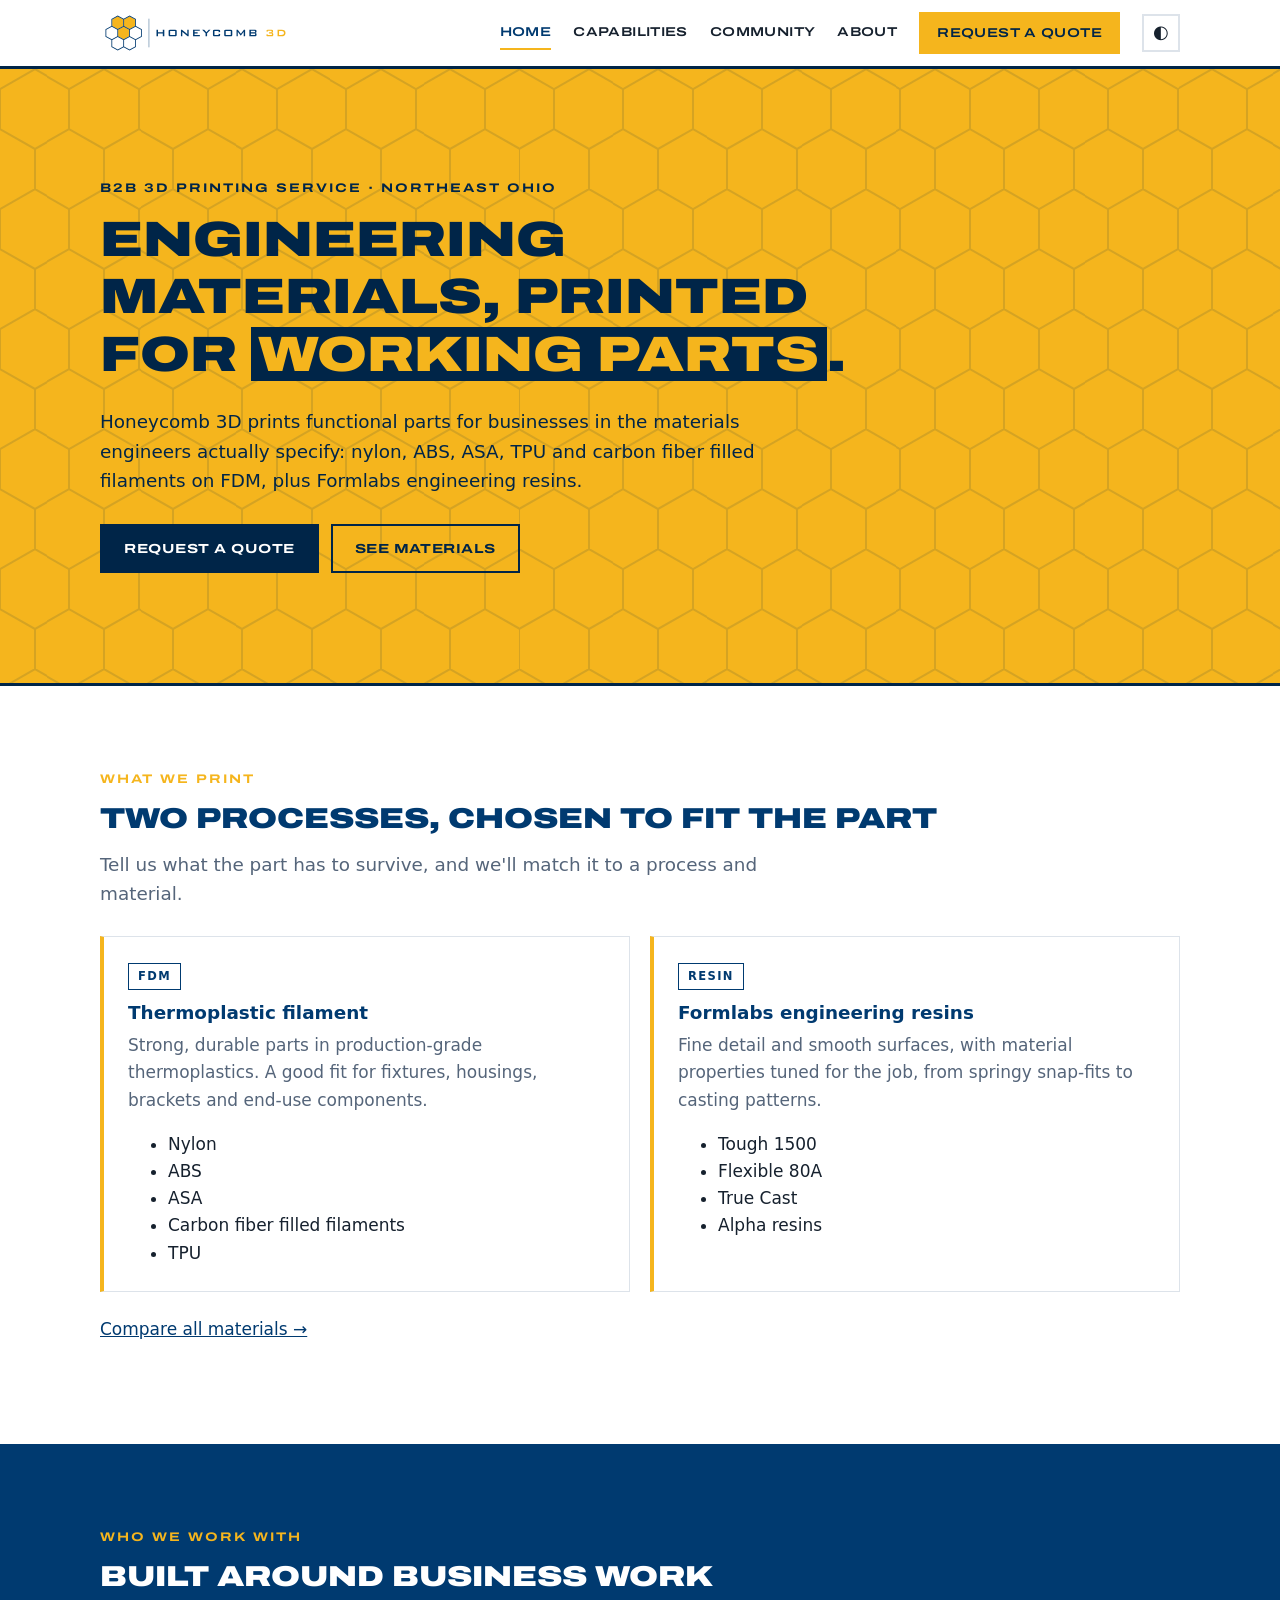
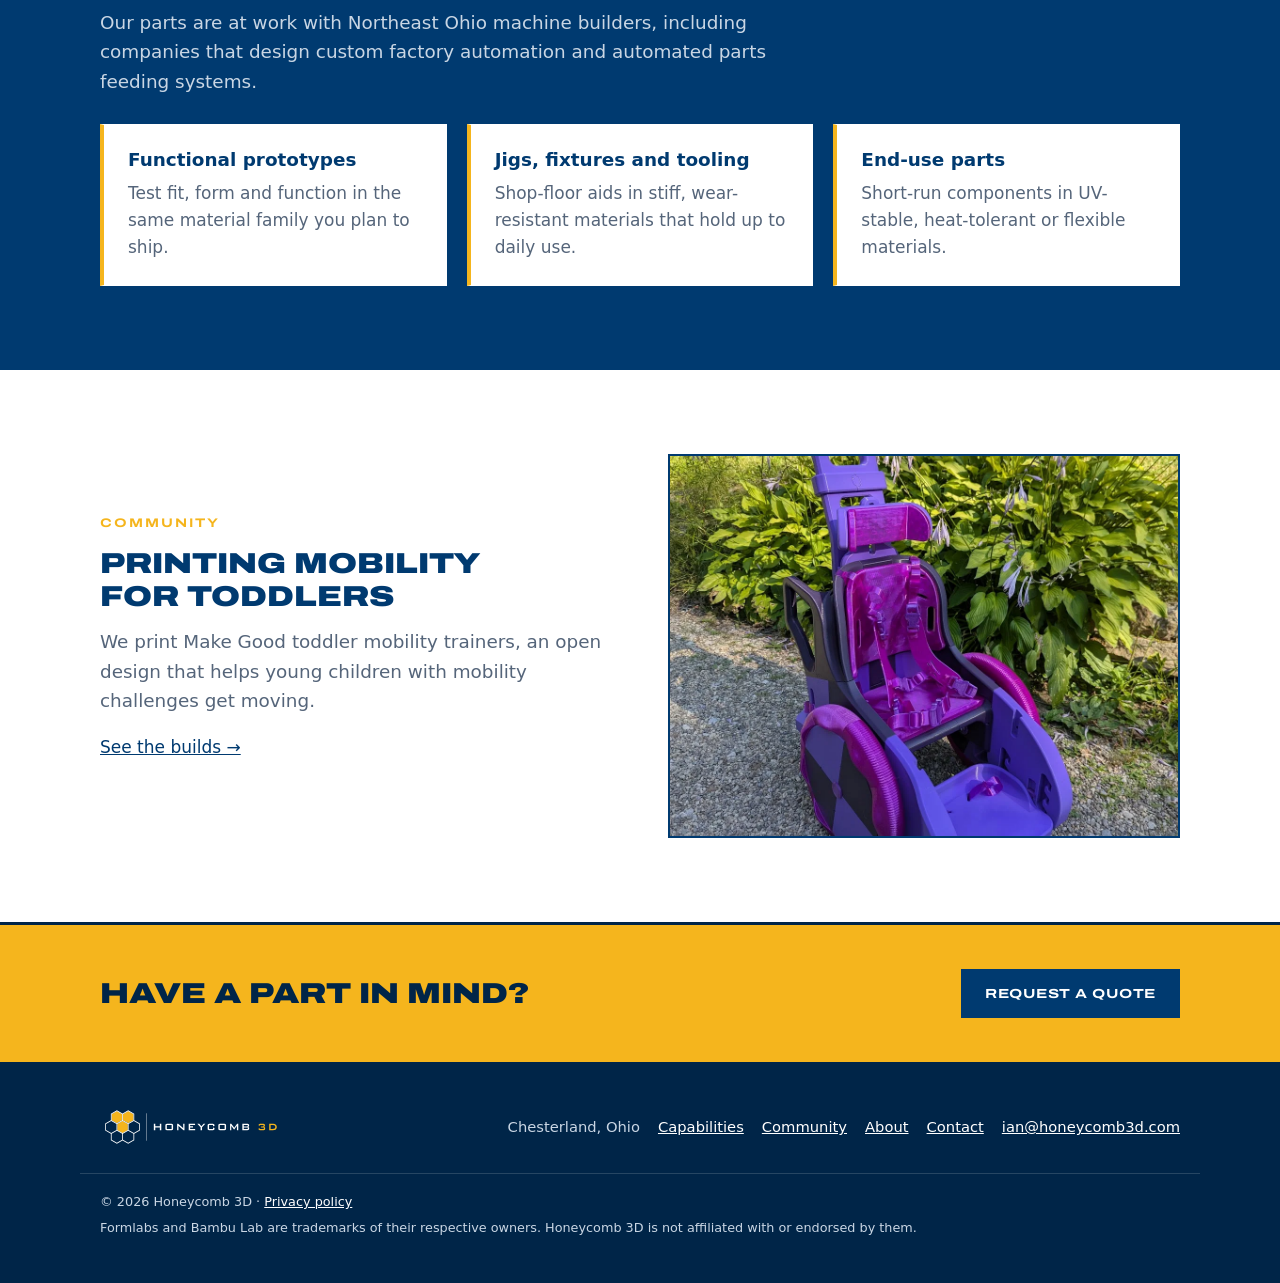
<file: index.html>
<!doctype html>
<html lang="en">
<head>
  <meta charset="utf-8">
  <meta name="viewport" content="width=device-width, initial-scale=1">
  <title>Honeycomb 3D | Engineering-Material 3D Printing for Business</title>
  <meta name="description" content="Honeycomb 3D is a B2B 3D printing service for engineering materials: nylon, ABS, ASA, TPU and carbon fiber filled filaments on FDM, plus Formlabs engineering resins.">
  <link rel="icon" href="assets/icon-full-color.svg" type="image/svg+xml">
  <link rel="stylesheet" href="styles.css">
  <script src="theme.js"></script>
</head>
<body>
  <header class="site-header">
    <div class="wrap">
      <a class="brand" href="index.html"><img class="logo-light" src="assets/horizontal-full-color.svg" alt="Honeycomb 3D"><img class="logo-dark" src="assets/horizontal-reversed-color.svg" alt="Honeycomb 3D"></a>
      <nav class="nav" aria-label="Main">
        <a href="index.html" aria-current="page">Home</a>
        <a href="capabilities.html">Capabilities</a>
        <a href="community.html">Community</a>
        <a href="about.html">About</a>
        <a class="btn btn-gold" href="contact.html">Request a quote</a>
        <button class="theme-toggle" type="button" aria-label="Switch between light and dark mode" title="Light / dark mode">&#9680;</button>
      </nav>
    </div>
  </header>

  <main>
    <section class="hero">
      <div class="wrap">
        <p class="eyebrow">B2B 3D printing service &middot; Northeast Ohio</p>
        <h1>Engineering materials, printed for <span>working parts</span>.</h1>
        <p class="lede">Honeycomb 3D prints functional parts for businesses in the materials engineers actually specify: nylon, ABS, ASA, TPU and carbon fiber filled filaments on FDM, plus Formlabs engineering resins.</p>
        <div class="hero-actions">
          <a class="btn btn-gold" href="contact.html">Request a quote</a>
          <a class="btn btn-ghost" href="capabilities.html">See materials</a>
        </div>
      </div>
    </section>

    <section>
      <div class="wrap">
        <p class="eyebrow">What we print</p>
        <h2>Two processes, chosen to fit the part</h2>
        <p class="lede">Tell us what the part has to survive, and we'll match it to a process and material.</p>
        <div class="grid grid-2" style="margin-top:28px">
          <div class="card">
            <span class="tag">FDM</span>
            <h3>Thermoplastic filament</h3>
            <p>Strong, durable parts in production-grade thermoplastics. A good fit for fixtures, housings, brackets and end-use components.</p>
            <ul>
              <li>Nylon</li>
              <li>ABS</li>
              <li>ASA</li>
              <li>Carbon fiber filled filaments</li>
              <li>TPU</li>
            </ul>
          </div>
          <div class="card">
            <span class="tag">Resin</span>
            <h3>Formlabs engineering resins</h3>
            <p>Fine detail and smooth surfaces, with material properties tuned for the job, from springy snap-fits to casting patterns.</p>
            <ul>
              <li>Tough 1500</li>
              <li>Flexible 80A</li>
              <li>True Cast</li>
              <li>Alpha resins</li>
            </ul>
          </div>
        </div>
        <p style="margin-top:24px"><a href="capabilities.html">Compare all materials &rarr;</a></p>
      </div>
    </section>

    <section class="wash">
      <div class="wrap">
        <p class="eyebrow">Who we work with</p>
        <h2>Built around business work</h2>
        <p class="lede">Our parts are at work with Northeast Ohio machine builders, including companies that design custom factory automation and automated parts feeding systems.</p>
        <div class="grid grid-3" style="margin-top:28px">
          <div class="card">
            <h3>Functional prototypes</h3>
            <p>Test fit, form and function in the same material family you plan to ship.</p>
          </div>
          <div class="card">
            <h3>Jigs, fixtures and tooling</h3>
            <p>Shop-floor aids in stiff, wear-resistant materials that hold up to daily use.</p>
          </div>
          <div class="card">
            <h3>End-use parts</h3>
            <p>Short-run components in UV-stable, heat-tolerant or flexible materials.</p>
          </div>
        </div>
      </div>
    </section>

    <section>
      <div class="wrap split">
        <div>
          <p class="eyebrow">Community</p>
          <h2>Printing mobility for toddlers</h2>
          <p class="lede">We print Make Good toddler mobility trainers, an open design that helps young children with mobility challenges get moving.</p>
          <p><a href="community.html">See the builds &rarr;</a></p>
        </div>
        <img src="assets/mobility-trainer-purple.webp" alt="A purple and magenta 3D printed toddler mobility trainer on a gravel path" style="border-radius:4px; aspect-ratio:4/3; object-fit:cover; width:100%">
      </div>
    </section>

    <div class="cta-band">
      <div class="wrap">
        <h2>Have a part in mind?</h2>
        <a class="btn btn-navy" href="contact.html">Request a quote</a>
      </div>
    </div>
  </main>

  <footer class="site-footer">
    <div class="wrap">
      <img src="assets/horizontal-reversed-color.svg" alt="Honeycomb 3D">
      <nav aria-label="Footer">
        <span>Chesterland, Ohio</span>
        <a href="capabilities.html">Capabilities</a>
        <a href="community.html">Community</a>
        <a href="about.html">About</a>
        <a href="contact.html">Contact</a>
        <a href="mailto:ian@honeycomb3d.com">ian@honeycomb3d.com</a>
      </nav>
    </div>
    <div class="wrap legal">
      <p>&copy; 2026 Honeycomb 3D &middot; <a href="privacy.html">Privacy policy</a></p>
      <p>Formlabs and Bambu Lab are trademarks of their respective owners. Honeycomb 3D is not affiliated with or endorsed by them.</p>
    </div>
  </footer>
</body>
</html>
</file>
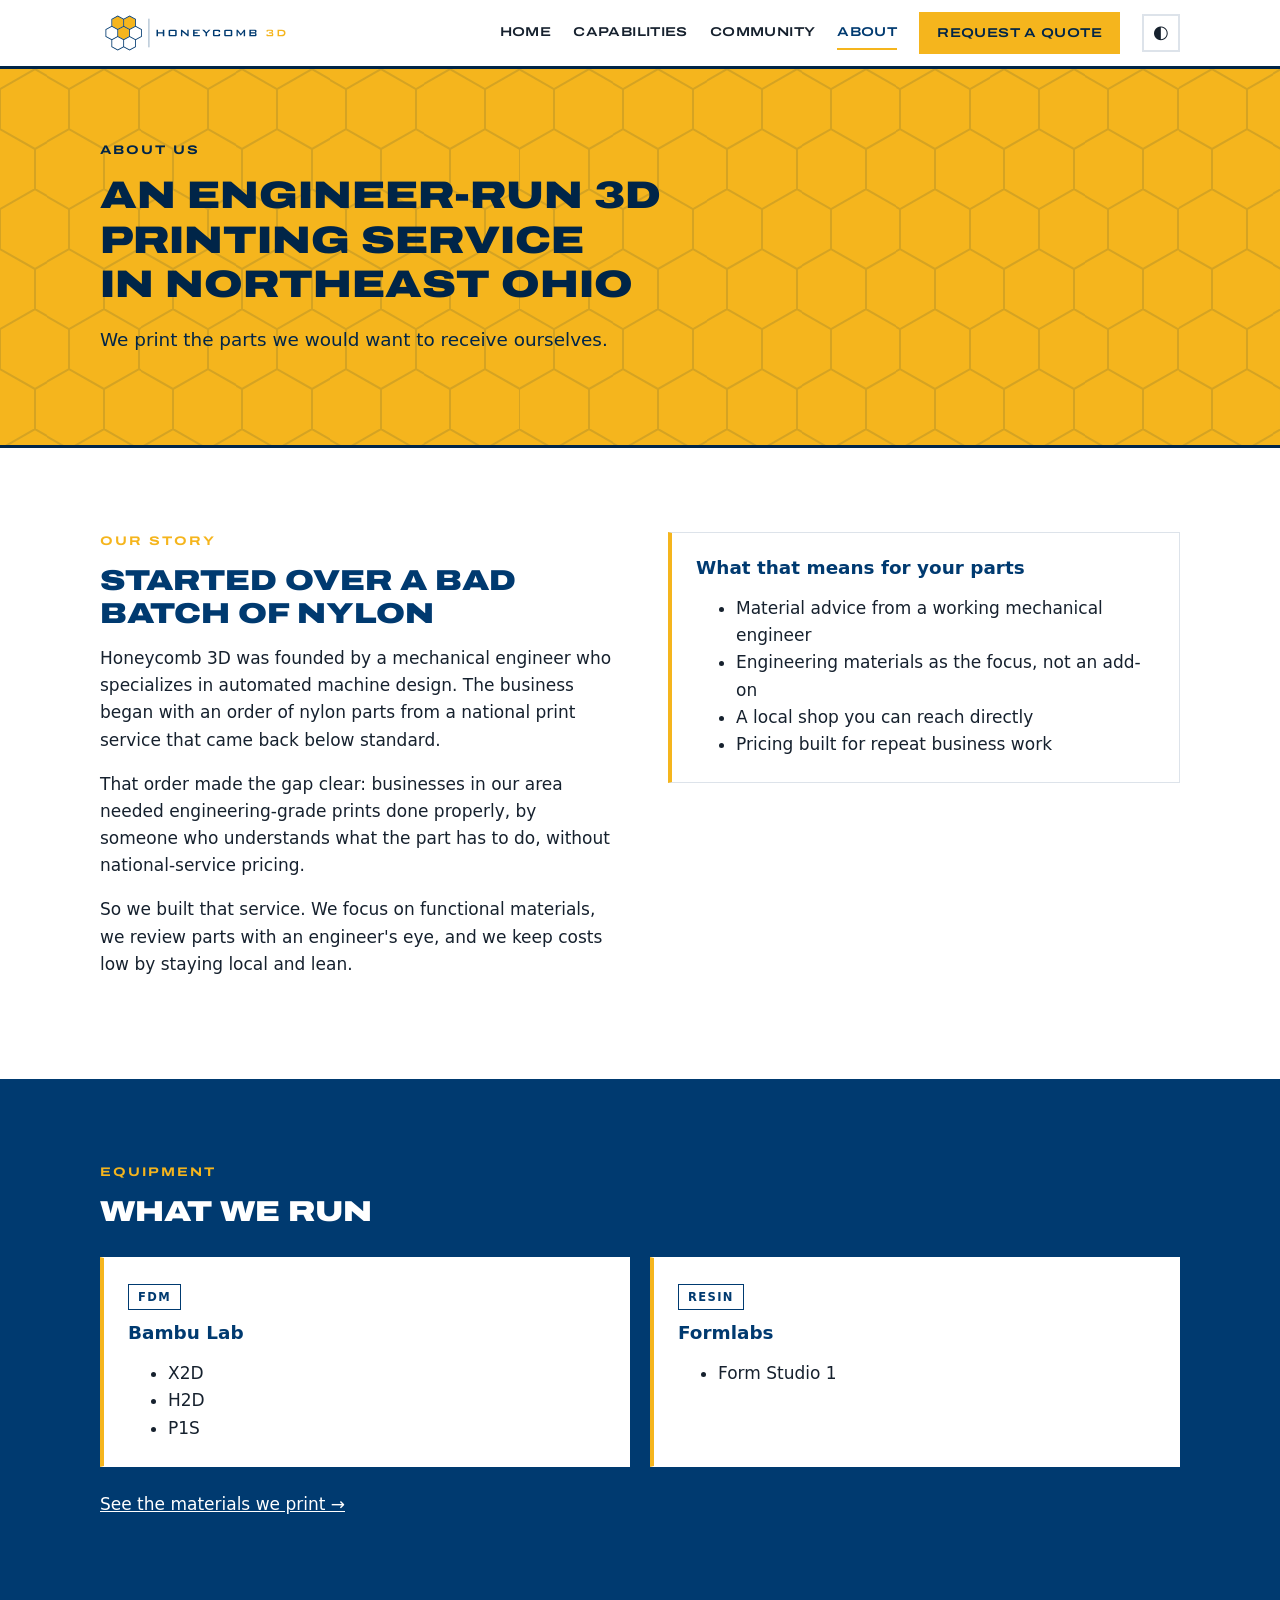
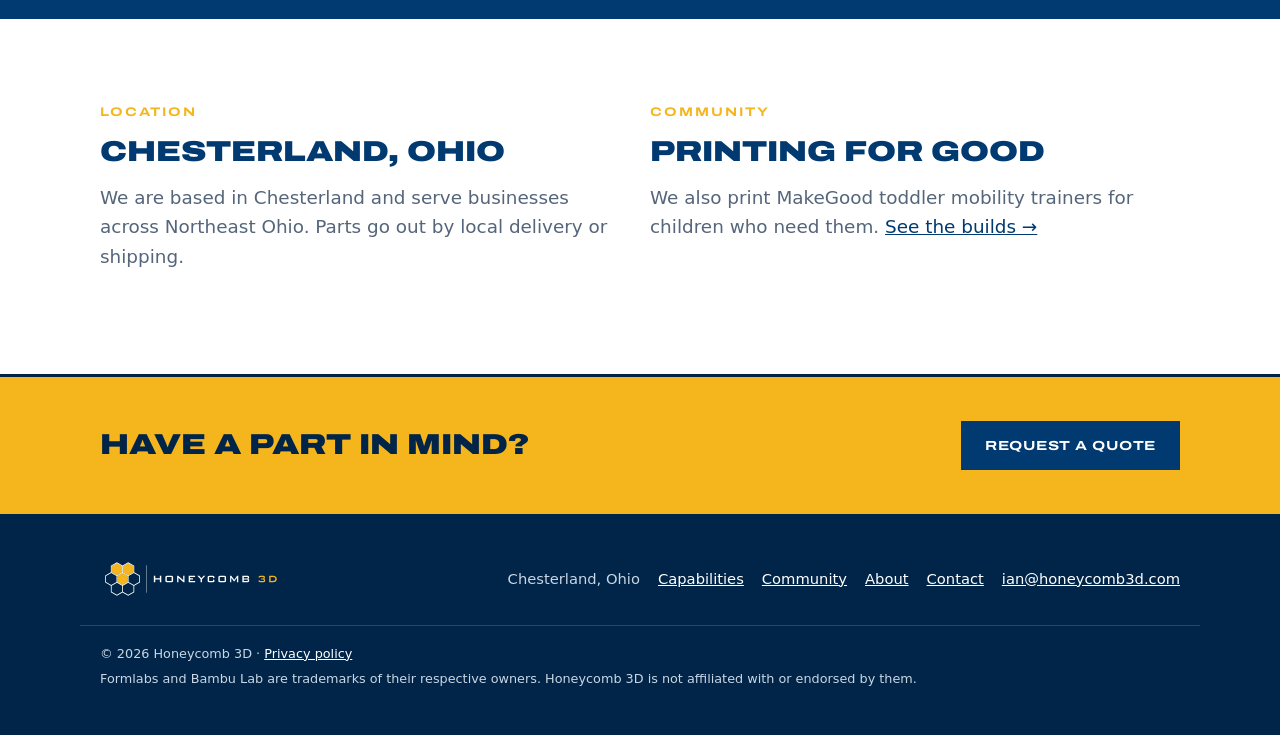
<file: about.html>
<!doctype html>
<html lang="en">
<head>
  <meta charset="utf-8">
  <meta name="viewport" content="width=device-width, initial-scale=1">
  <title>About | Honeycomb 3D</title>
  <meta name="description" content="Honeycomb 3D is an engineer-run 3D printing service in Chesterland, Northeast Ohio, printing engineering materials for businesses with local delivery or shipping.">
  <link rel="icon" href="assets/icon-full-color.svg" type="image/svg+xml">
  <link rel="stylesheet" href="styles.css">
  <script src="theme.js"></script>
</head>
<body>
  <header class="site-header">
    <div class="wrap">
      <a class="brand" href="index.html"><img class="logo-light" src="assets/horizontal-full-color.svg" alt="Honeycomb 3D"><img class="logo-dark" src="assets/horizontal-reversed-color.svg" alt="Honeycomb 3D"></a>
      <nav class="nav" aria-label="Main">
        <a href="index.html">Home</a>
        <a href="capabilities.html">Capabilities</a>
        <a href="community.html">Community</a>
        <a href="about.html" aria-current="page">About</a>
        <a class="btn btn-gold" href="contact.html">Request a quote</a>
        <button class="theme-toggle" type="button" aria-label="Switch between light and dark mode" title="Light / dark mode">&#9680;</button>
      </nav>
    </div>
  </header>

  <main>
    <section class="hero page-hero">
      <div class="wrap">
        <p class="eyebrow">About us</p>
        <h1>An engineer-run 3D printing service in Northeast Ohio</h1>
        <p class="lede">We print the parts we would want to receive ourselves.</p>
      </div>
    </section>

    <section>
      <div class="wrap split" style="align-items:start">
        <div>
          <p class="eyebrow">Our story</p>
          <h2>Started over a bad batch of nylon</h2>
          <p>Honeycomb 3D was founded by a mechanical engineer who specializes in automated machine design. The business began with an order of nylon parts from a national print service that came back below standard.</p>
          <p>That order made the gap clear: businesses in our area needed engineering-grade prints done properly, by someone who understands what the part has to do, without national-service pricing.</p>
          <p>So we built that service. We focus on functional materials, we review parts with an engineer's eye, and we keep costs low by staying local and lean.</p>
        </div>
        <div class="card">
          <h3>What that means for your parts</h3>
          <ul>
            <li>Material advice from a working mechanical engineer</li>
            <li>Engineering materials as the focus, not an add-on</li>
            <li>A local shop you can reach directly</li>
            <li>Pricing built for repeat business work</li>
          </ul>
        </div>
      </div>
    </section>

    <section class="wash">
      <div class="wrap">
        <p class="eyebrow">Equipment</p>
        <h2>What we run</h2>
        <div class="grid grid-2" style="margin-top:28px">
          <div class="card">
            <span class="tag">FDM</span>
            <h3>Bambu Lab</h3>
            <ul>
              <li>X2D</li>
              <li>H2D</li>
              <li>P1S</li>
            </ul>
          </div>
          <div class="card">
            <span class="tag">Resin</span>
            <h3>Formlabs</h3>
            <ul>
              <li>Form Studio 1</li>
            </ul>
          </div>
        </div>
        <p style="margin-top:24px"><a href="capabilities.html">See the materials we print &rarr;</a></p>
      </div>
    </section>

    <section>
      <div class="wrap grid grid-2">
        <div>
          <p class="eyebrow">Location</p>
          <h2>Chesterland, Ohio</h2>
          <p class="lede">We are based in Chesterland and serve businesses across Northeast Ohio. Parts go out by local delivery or shipping.</p>
        </div>
        <div>
          <p class="eyebrow">Community</p>
          <h2>Printing for good</h2>
          <p class="lede">We also print MakeGood toddler mobility trainers for children who need them. <a href="community.html">See the builds &rarr;</a></p>
        </div>
      </div>
    </section>

    <div class="cta-band">
      <div class="wrap">
        <h2>Have a part in mind?</h2>
        <a class="btn btn-navy" href="contact.html">Request a quote</a>
      </div>
    </div>
  </main>

  <footer class="site-footer">
    <div class="wrap">
      <img src="assets/horizontal-reversed-color.svg" alt="Honeycomb 3D">
      <nav aria-label="Footer">
        <span>Chesterland, Ohio</span>
        <a href="capabilities.html">Capabilities</a>
        <a href="community.html">Community</a>
        <a href="about.html">About</a>
        <a href="contact.html">Contact</a>
        <a href="mailto:ian@honeycomb3d.com">ian@honeycomb3d.com</a>
      </nav>
    </div>
    <div class="wrap legal">
      <p>&copy; 2026 Honeycomb 3D &middot; <a href="privacy.html">Privacy policy</a></p>
      <p>Formlabs and Bambu Lab are trademarks of their respective owners. Honeycomb 3D is not affiliated with or endorsed by them.</p>
    </div>
  </footer>
</body>
</html>
</file>
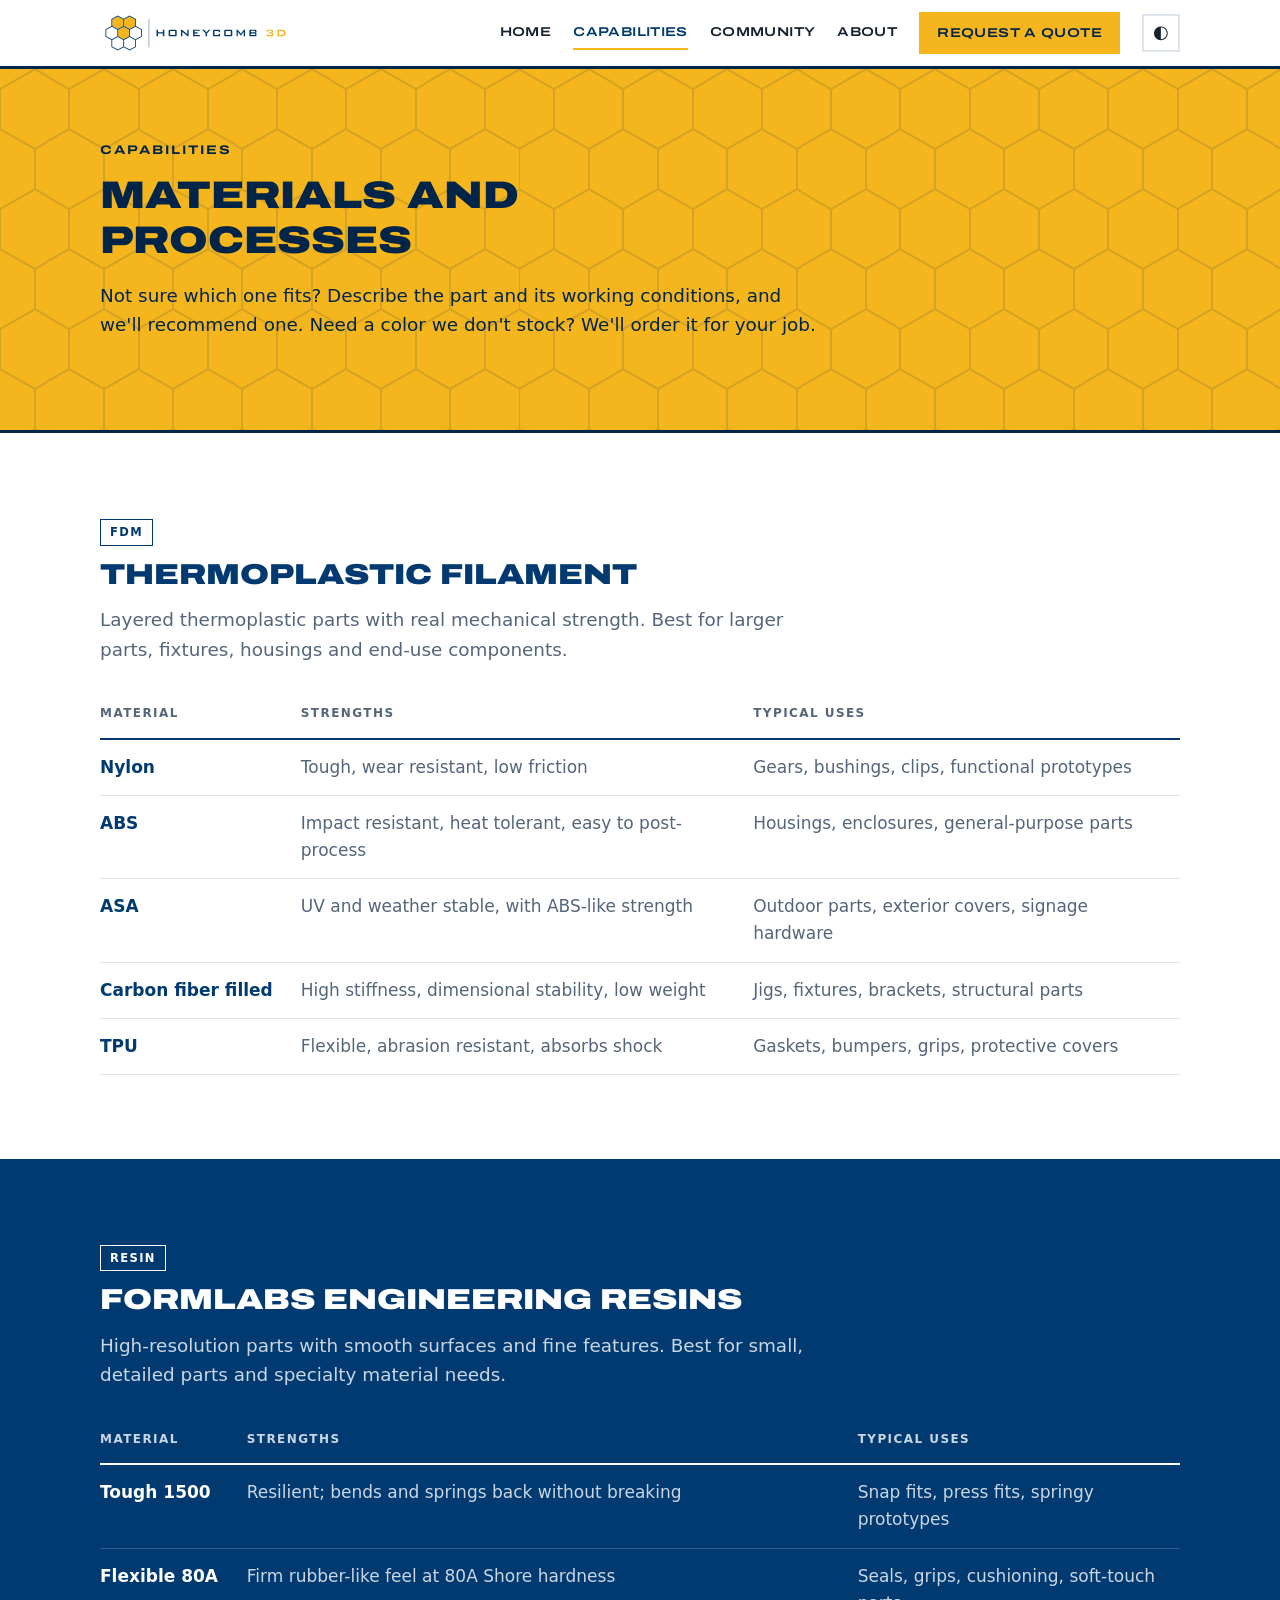
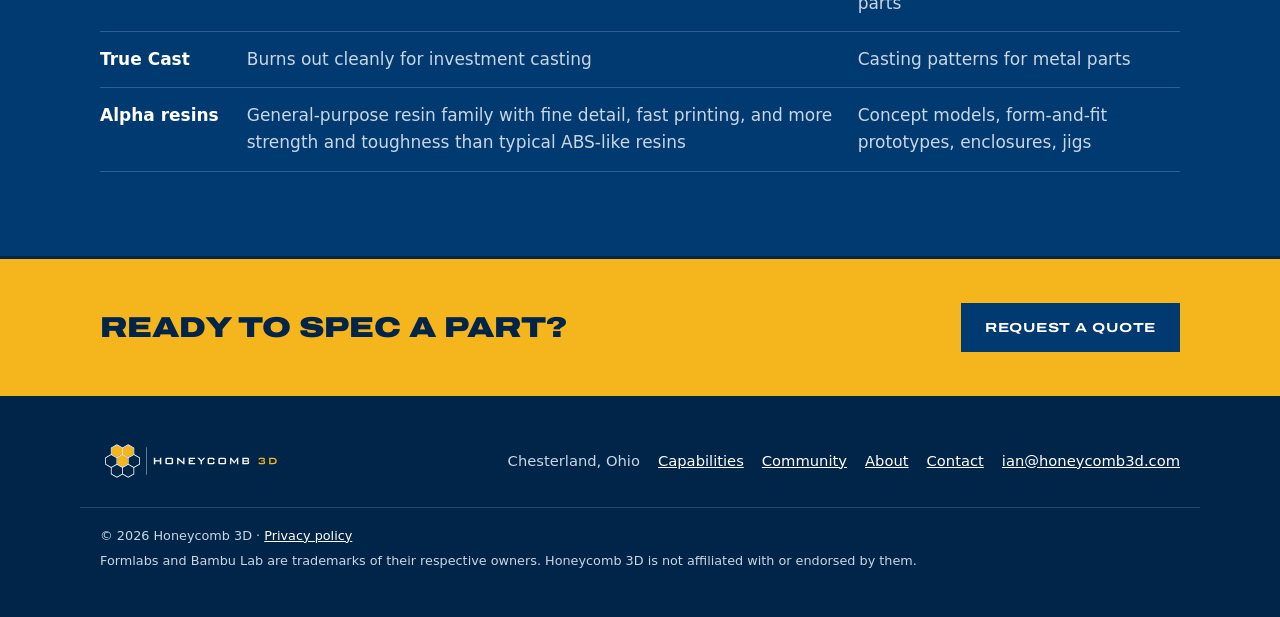
<file: capabilities.html>
<!doctype html>
<html lang="en">
<head>
  <meta charset="utf-8">
  <meta name="viewport" content="width=device-width, initial-scale=1">
  <title>Capabilities | Honeycomb 3D</title>
  <meta name="description" content="FDM printing in nylon, ABS, ASA, carbon fiber filled filaments and TPU. Resin printing in Formlabs Tough 1500, Flexible 80A, True Cast and Alpha resins.">
  <link rel="icon" href="assets/icon-full-color.svg" type="image/svg+xml">
  <link rel="stylesheet" href="styles.css">
  <script src="theme.js"></script>
</head>
<body>
  <header class="site-header">
    <div class="wrap">
      <a class="brand" href="index.html"><img class="logo-light" src="assets/horizontal-full-color.svg" alt="Honeycomb 3D"><img class="logo-dark" src="assets/horizontal-reversed-color.svg" alt="Honeycomb 3D"></a>
      <nav class="nav" aria-label="Main">
        <a href="index.html">Home</a>
        <a href="capabilities.html" aria-current="page">Capabilities</a>
        <a href="community.html">Community</a>
        <a href="about.html">About</a>
        <a class="btn btn-gold" href="contact.html">Request a quote</a>
        <button class="theme-toggle" type="button" aria-label="Switch between light and dark mode" title="Light / dark mode">&#9680;</button>
      </nav>
    </div>
  </header>

  <main>
    <section class="hero page-hero">
      <div class="wrap">
        <p class="eyebrow">Capabilities</p>
        <h1>Materials and processes</h1>
        <p class="lede">Not sure which one fits? Describe the part and its working conditions, and we'll recommend one. Need a color we don't stock? We'll order it for your job.</p>
      </div>
    </section>

    <section>
      <div class="wrap">
        <span class="tag">FDM</span>
        <h2>Thermoplastic filament</h2>
        <p class="lede">Layered thermoplastic parts with real mechanical strength. Best for larger parts, fixtures, housings and end-use components.</p>
        <div class="table-scroll">
          <table class="materials">
            <thead>
              <tr><th>Material</th><th>Strengths</th><th>Typical uses</th></tr>
            </thead>
            <tbody>
              <tr><th>Nylon</th><td>Tough, wear resistant, low friction</td><td>Gears, bushings, clips, functional prototypes</td></tr>
              <tr><th>ABS</th><td>Impact resistant, heat tolerant, easy to post-process</td><td>Housings, enclosures, general-purpose parts</td></tr>
              <tr><th>ASA</th><td>UV and weather stable, with ABS-like strength</td><td>Outdoor parts, exterior covers, signage hardware</td></tr>
              <tr><th>Carbon fiber filled</th><td>High stiffness, dimensional stability, low weight</td><td>Jigs, fixtures, brackets, structural parts</td></tr>
              <tr><th>TPU</th><td>Flexible, abrasion resistant, absorbs shock</td><td>Gaskets, bumpers, grips, protective covers</td></tr>
            </tbody>
          </table>
        </div>
      </div>
    </section>

    <section class="wash">
      <div class="wrap">
        <span class="tag">Resin</span>
        <h2>Formlabs engineering resins</h2>
        <p class="lede">High-resolution parts with smooth surfaces and fine features. Best for small, detailed parts and specialty material needs.</p>
        <div class="table-scroll">
          <table class="materials">
            <thead>
              <tr><th>Material</th><th>Strengths</th><th>Typical uses</th></tr>
            </thead>
            <tbody>
              <tr><th>Tough 1500</th><td>Resilient; bends and springs back without breaking</td><td>Snap fits, press fits, springy prototypes</td></tr>
              <tr><th>Flexible 80A</th><td>Firm rubber-like feel at 80A Shore hardness</td><td>Seals, grips, cushioning, soft-touch parts</td></tr>
              <tr><th>True Cast</th><td>Burns out cleanly for investment casting</td><td>Casting patterns for metal parts</td></tr>
              <tr><th>Alpha resins</th><td>General-purpose resin family with fine detail, fast printing, and more strength and toughness than typical ABS-like resins</td><td>Concept models, form-and-fit prototypes, enclosures, jigs</td></tr>
            </tbody>
          </table>
        </div>
      </div>
    </section>

    <div class="cta-band">
      <div class="wrap">
        <h2>Ready to spec a part?</h2>
        <a class="btn btn-navy" href="contact.html">Request a quote</a>
      </div>
    </div>
  </main>

  <footer class="site-footer">
    <div class="wrap">
      <img src="assets/horizontal-reversed-color.svg" alt="Honeycomb 3D">
      <nav aria-label="Footer">
        <span>Chesterland, Ohio</span>
        <a href="capabilities.html">Capabilities</a>
        <a href="community.html">Community</a>
        <a href="about.html">About</a>
        <a href="contact.html">Contact</a>
        <a href="mailto:ian@honeycomb3d.com">ian@honeycomb3d.com</a>
      </nav>
    </div>
    <div class="wrap legal">
      <p>&copy; 2026 Honeycomb 3D &middot; <a href="privacy.html">Privacy policy</a></p>
      <p>Formlabs and Bambu Lab are trademarks of their respective owners. Honeycomb 3D is not affiliated with or endorsed by them.</p>
    </div>
  </footer>
</body>
</html>
</file>
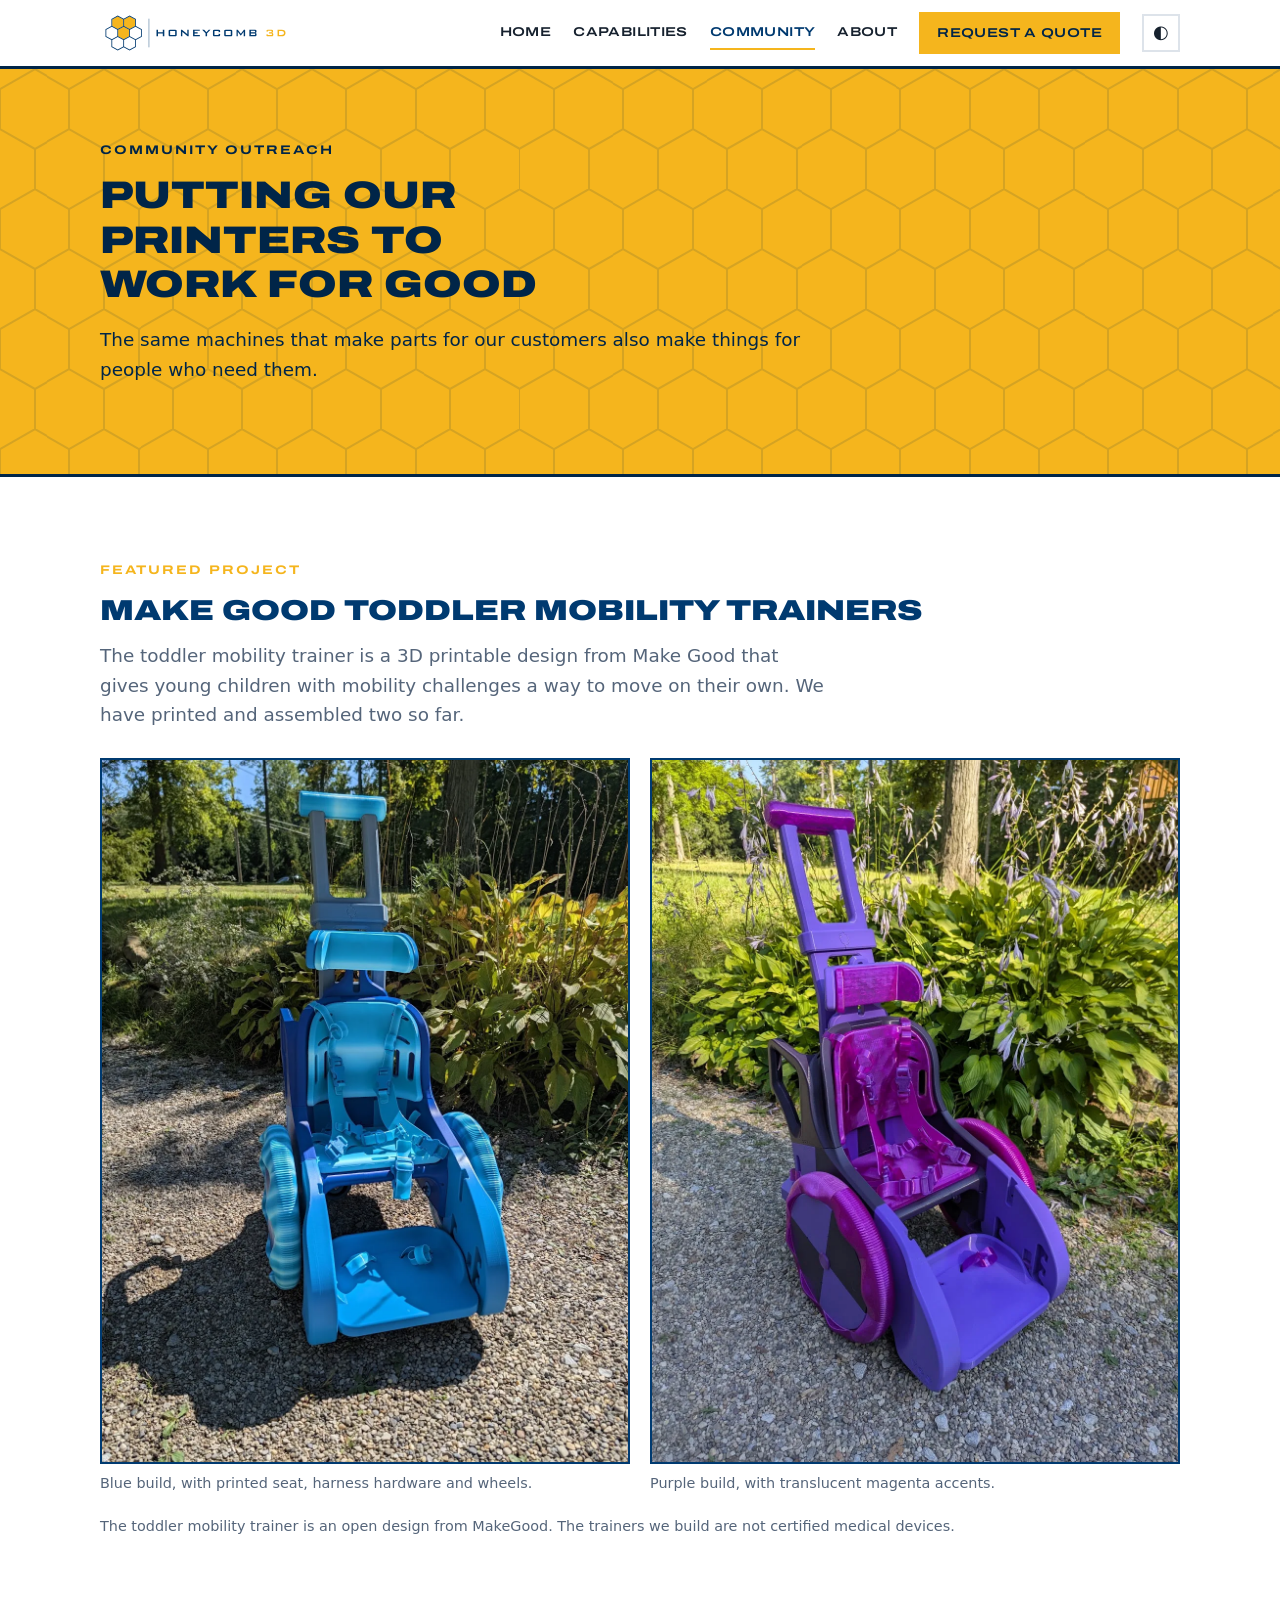
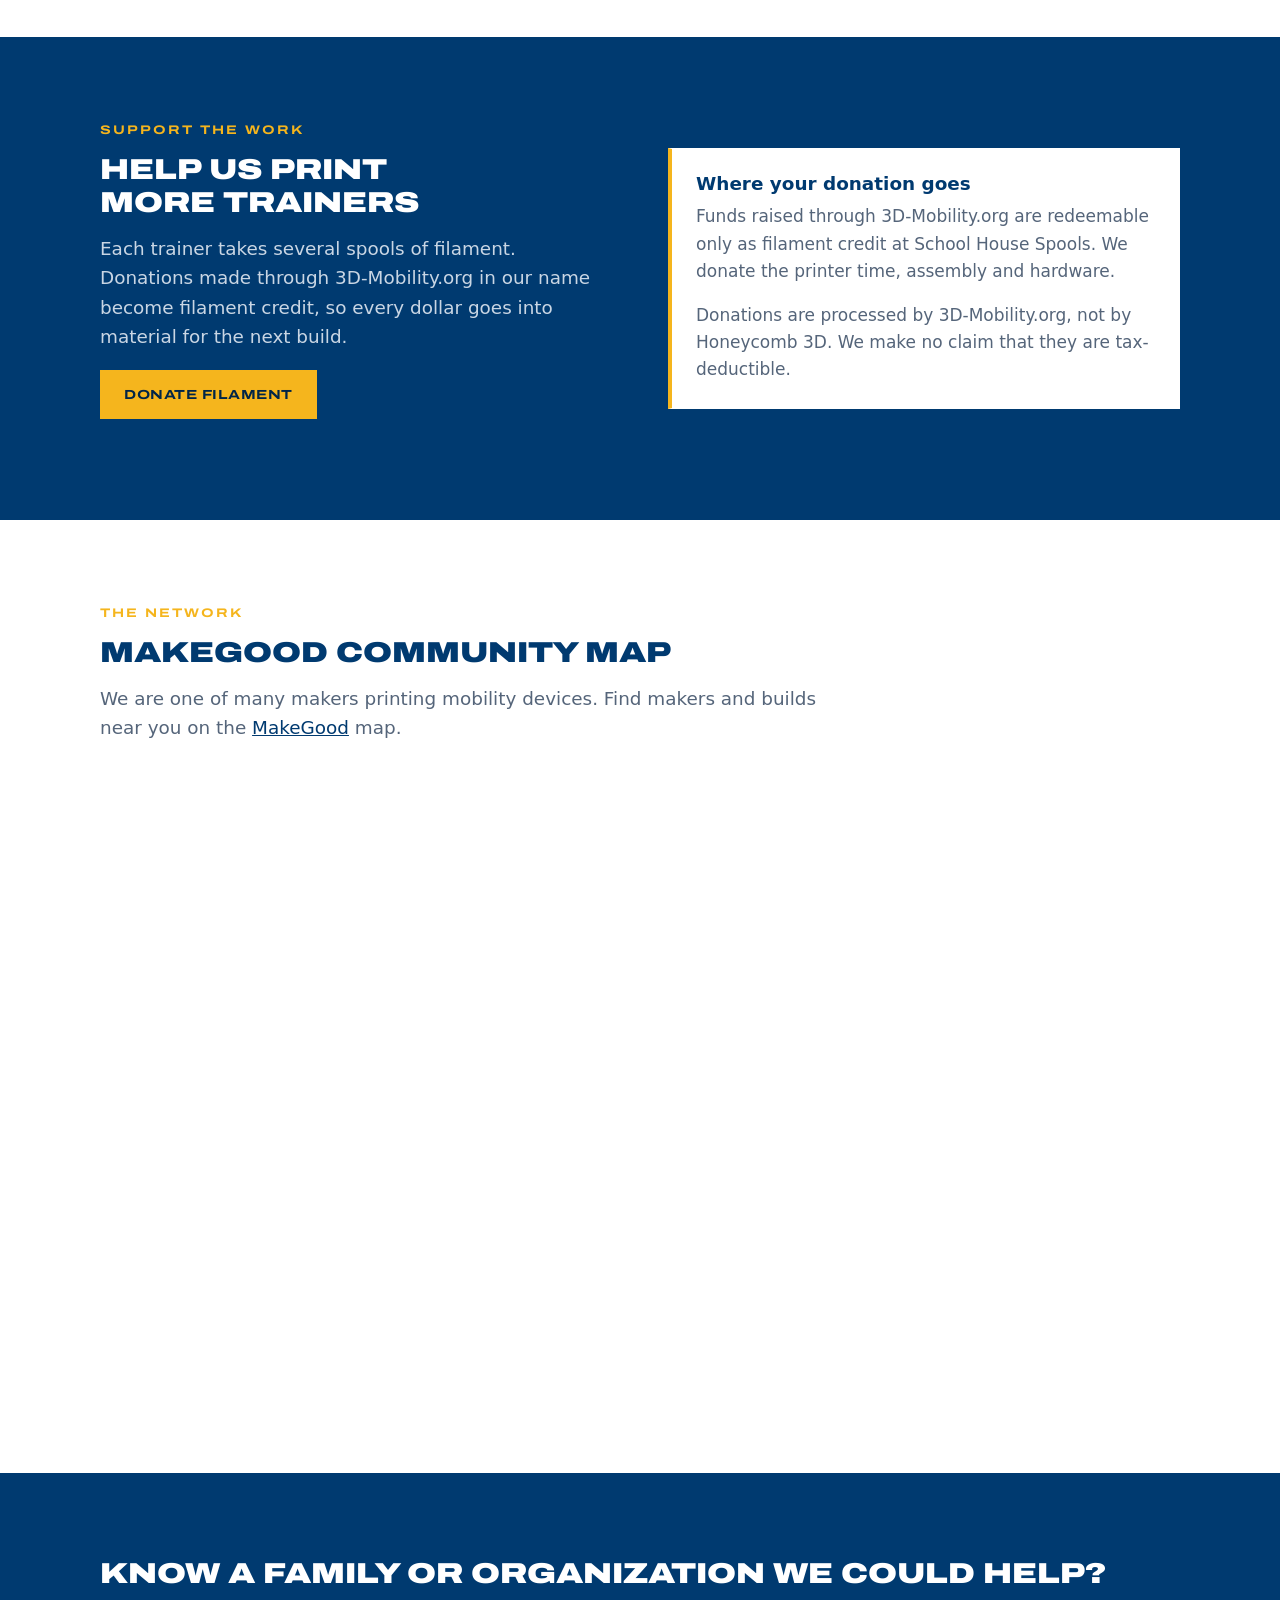
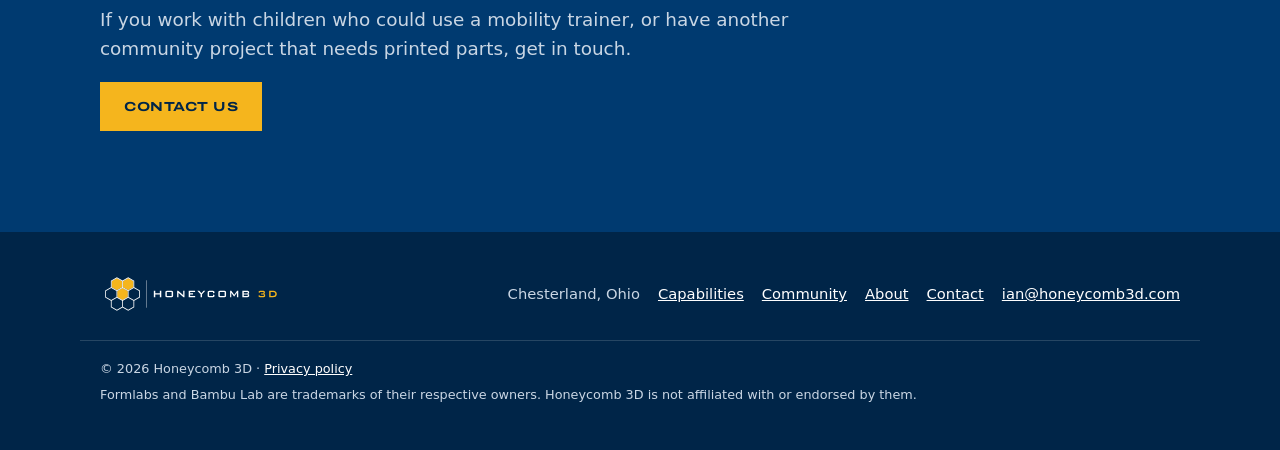
<file: community.html>
<!doctype html>
<html lang="en">
<head>
  <meta charset="utf-8">
  <meta name="viewport" content="width=device-width, initial-scale=1">
  <title>Community | Honeycomb 3D</title>
  <meta name="description" content="Honeycomb 3D prints Make Good toddler mobility trainers as part of our community outreach.">
  <link rel="icon" href="assets/icon-full-color.svg" type="image/svg+xml">
  <link rel="stylesheet" href="styles.css">
  <script src="theme.js"></script>
</head>
<body>
  <header class="site-header">
    <div class="wrap">
      <a class="brand" href="index.html"><img class="logo-light" src="assets/horizontal-full-color.svg" alt="Honeycomb 3D"><img class="logo-dark" src="assets/horizontal-reversed-color.svg" alt="Honeycomb 3D"></a>
      <nav class="nav" aria-label="Main">
        <a href="index.html">Home</a>
        <a href="capabilities.html">Capabilities</a>
        <a href="community.html" aria-current="page">Community</a>
        <a href="about.html">About</a>
        <a class="btn btn-gold" href="contact.html">Request a quote</a>
        <button class="theme-toggle" type="button" aria-label="Switch between light and dark mode" title="Light / dark mode">&#9680;</button>
      </nav>
    </div>
  </header>

  <main>
    <section class="hero page-hero">
      <div class="wrap">
        <p class="eyebrow">Community outreach</p>
        <h1>Putting our printers to work for good</h1>
        <p class="lede">The same machines that make parts for our customers also make things for people who need them.</p>
      </div>
    </section>

    <section>
      <div class="wrap">
        <p class="eyebrow">Featured project</p>
        <h2>Make Good toddler mobility trainers</h2>
        <p class="lede">The toddler mobility trainer is a 3D printable design from Make Good that gives young children with mobility challenges a way to move on their own. We have printed and assembled two so far.</p>
        <div class="photos" style="margin-top:28px">
          <figure>
            <img src="assets/mobility-trainer-blue.webp" alt="A blue 3D printed toddler mobility trainer with seat, harness and large side wheels">
            <figcaption>Blue build, with printed seat, harness hardware and wheels.</figcaption>
          </figure>
          <figure>
            <img src="assets/mobility-trainer-purple.webp" alt="A purple and magenta 3D printed toddler mobility trainer seen from the side">
            <figcaption>Purple build, with translucent magenta accents.</figcaption>
          </figure>
        </div>
        <p style="margin-top:20px; color:var(--muted); font-size:0.9rem">The toddler mobility trainer is an open design from MakeGood. The trainers we build are not certified medical devices.</p>
      </div>
    </section>

    <section class="wash">
      <div class="wrap split">
        <div>
          <p class="eyebrow">Support the work</p>
          <h2>Help us print more trainers</h2>
          <p class="lede">Each trainer takes several spools of filament. Donations made through 3D-Mobility.org in our name become filament credit, so every dollar goes into material for the next build.</p>
          <p><a class="btn btn-gold" href="https://3d-mobility.org/donate?type=directed_maker&amp;makerId=9405039c-9148-4de6-babe-7af69f5d33b3&amp;makerName=Honeycomb3D" target="_blank" rel="noopener">Donate filament</a></p>
        </div>
        <div class="card">
          <h3>Where your donation goes</h3>
          <p>Funds raised through 3D-Mobility.org are redeemable only as filament credit at School House Spools. We donate the printer time, assembly and hardware.</p>
          <p>Donations are processed by 3D-Mobility.org, not by Honeycomb 3D. We make no claim that they are tax-deductible.</p>
        </div>
      </div>
    </section>

    <section>
      <div class="wrap">
        <p class="eyebrow">The network</p>
        <h2>MakeGood community map</h2>
        <p class="lede">We are one of many makers printing mobility devices. Find makers and builds near you on the <a href="https://3d-mobility.org" target="_blank" rel="noopener">MakeGood</a> map.</p>
        <iframe src="https://3d-mobility.org/embed/map/23d766eda9b826d85742e85c" width="100%" height="600" style="border:none; border-radius:8px; margin-top:20px" loading="lazy" allowfullscreen title="MakeGood Community Map"></iframe>
      </div>
    </section>

    <section class="wash">
      <div class="wrap">
        <h2>Know a family or organization we could help?</h2>
        <p class="lede">If you work with children who could use a mobility trainer, or have another community project that needs printed parts, get in touch.</p>
        <p><a class="btn btn-gold" href="contact.html">Contact us</a></p>
      </div>
    </section>
  </main>

  <footer class="site-footer">
    <div class="wrap">
      <img src="assets/horizontal-reversed-color.svg" alt="Honeycomb 3D">
      <nav aria-label="Footer">
        <span>Chesterland, Ohio</span>
        <a href="capabilities.html">Capabilities</a>
        <a href="community.html">Community</a>
        <a href="about.html">About</a>
        <a href="contact.html">Contact</a>
        <a href="mailto:ian@honeycomb3d.com">ian@honeycomb3d.com</a>
      </nav>
    </div>
    <div class="wrap legal">
      <p>&copy; 2026 Honeycomb 3D &middot; <a href="privacy.html">Privacy policy</a></p>
      <p>Formlabs and Bambu Lab are trademarks of their respective owners. Honeycomb 3D is not affiliated with or endorsed by them.</p>
    </div>
  </footer>
</body>
</html>
</file>
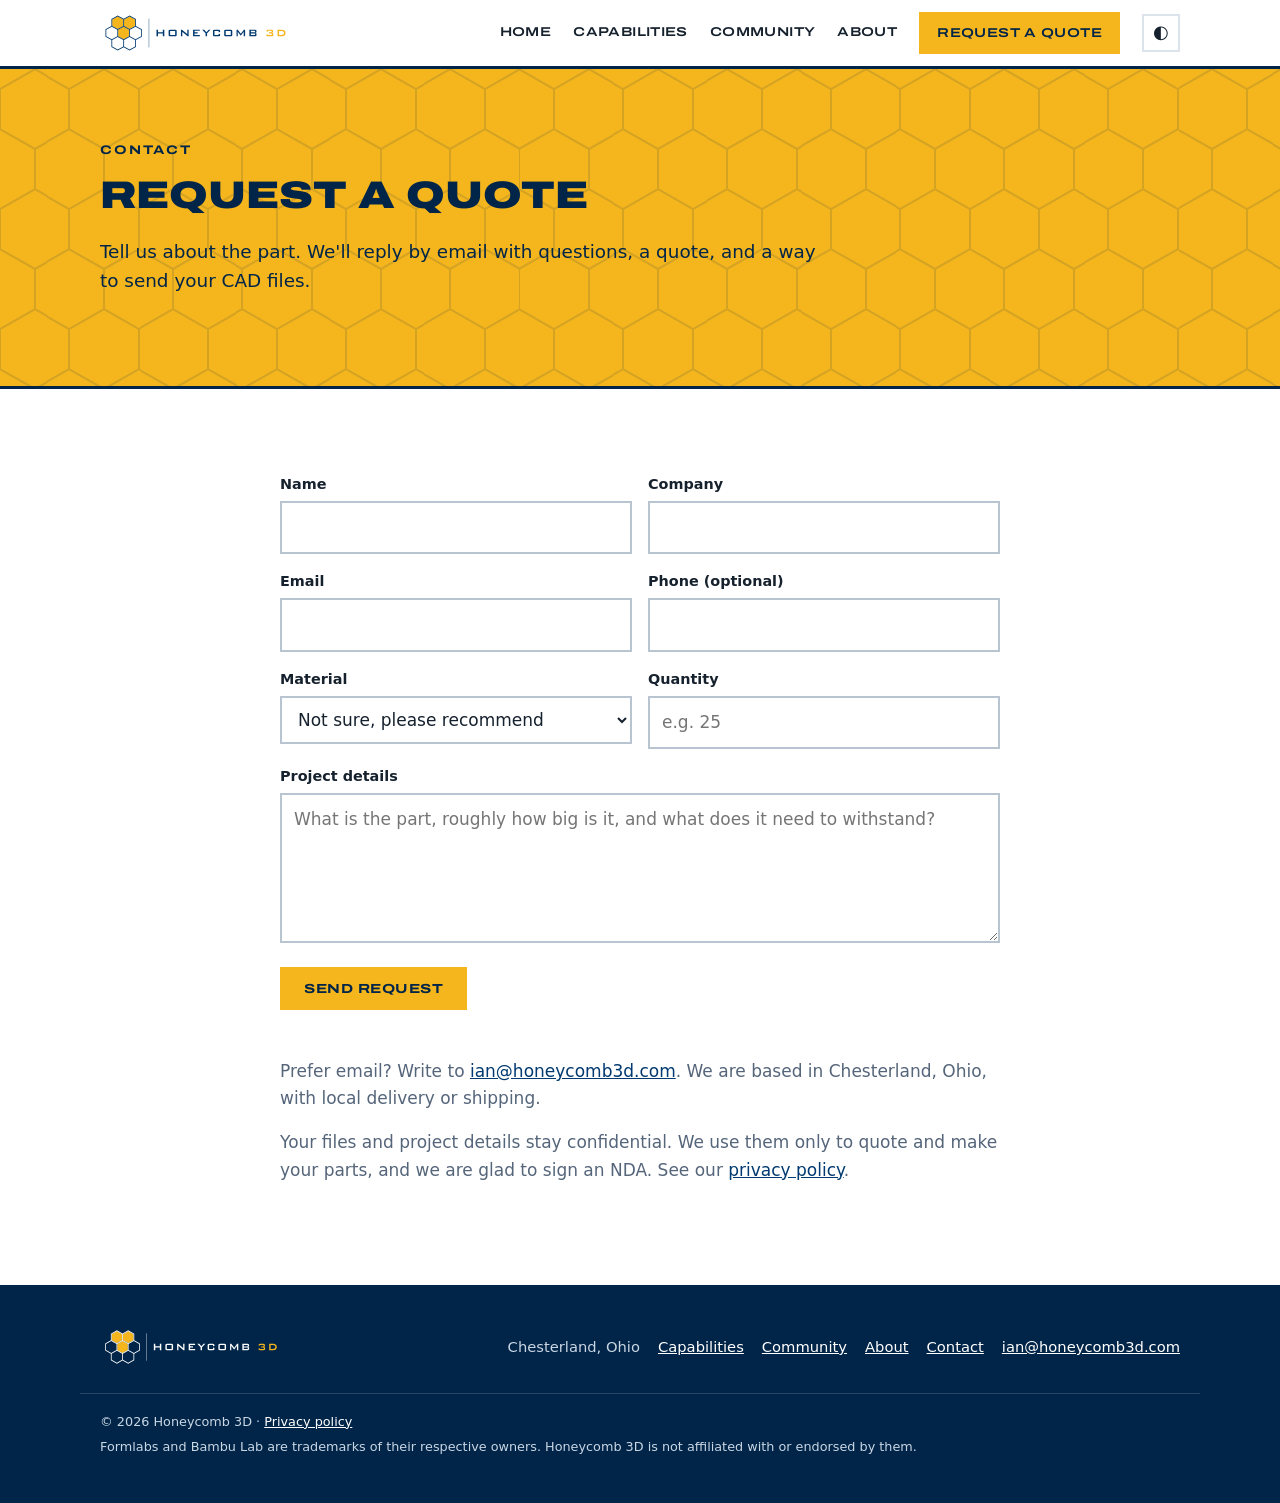
<file: contact.html>
<!doctype html>
<html lang="en">
<head>
  <meta charset="utf-8">
  <meta name="viewport" content="width=device-width, initial-scale=1">
  <title>Contact | Honeycomb 3D</title>
  <meta name="description" content="Request a quote from Honeycomb 3D for FDM or resin printing in engineering materials.">
  <link rel="icon" href="assets/icon-full-color.svg" type="image/svg+xml">
  <link rel="stylesheet" href="styles.css">
  <script src="theme.js"></script>
</head>
<body>
  <header class="site-header">
    <div class="wrap">
      <a class="brand" href="index.html"><img class="logo-light" src="assets/horizontal-full-color.svg" alt="Honeycomb 3D"><img class="logo-dark" src="assets/horizontal-reversed-color.svg" alt="Honeycomb 3D"></a>
      <nav class="nav" aria-label="Main">
        <a href="index.html">Home</a>
        <a href="capabilities.html">Capabilities</a>
        <a href="community.html">Community</a>
        <a href="about.html">About</a>
        <a class="btn btn-gold" href="contact.html" aria-current="page">Request a quote</a>
        <button class="theme-toggle" type="button" aria-label="Switch between light and dark mode" title="Light / dark mode">&#9680;</button>
      </nav>
    </div>
  </header>

  <main>
    <section class="hero page-hero">
      <div class="wrap">
        <p class="eyebrow">Contact</p>
        <h1>Request a quote</h1>
        <p class="lede">Tell us about the part. We'll reply by email with questions, a quote, and a way to send your CAD files.</p>
      </div>
    </section>

    <section>
      <div class="wrap" style="max-width:760px">
        <!-- Web3Forms access key: public by design, it only routes submissions to our inbox -->
        <form class="quote" id="quote-form" action="https://api.web3forms.com/submit" method="POST">
          <input type="hidden" name="access_key" value="1eddadc4-d630-4c0b-8cea-8803d7d950e6">
          <input type="hidden" name="subject" value="New quote request from honeycomb3d.com">
          <input type="hidden" name="from_name" value="Honeycomb 3D website">
          <input class="hp" type="checkbox" name="botcheck" tabindex="-1" autocomplete="off" aria-hidden="true">

          <div>
            <label for="name">Name</label>
            <input id="name" name="name" type="text" autocomplete="name" required>
          </div>
          <div>
            <label for="company">Company</label>
            <input id="company" name="company" type="text" autocomplete="organization">
          </div>
          <div>
            <label for="email">Email</label>
            <input id="email" name="email" type="email" autocomplete="email" required>
          </div>
          <div>
            <label for="phone">Phone (optional)</label>
            <input id="phone" name="phone" type="tel" autocomplete="tel">
          </div>
          <div>
            <label for="material">Material</label>
            <select id="material" name="material">
              <option>Not sure, please recommend</option>
              <optgroup label="FDM">
                <option>Nylon</option>
                <option>ABS</option>
                <option>ASA</option>
                <option>Carbon fiber filled</option>
                <option>TPU</option>
              </optgroup>
              <optgroup label="Resin">
                <option>Tough 1500</option>
                <option>Flexible 80A</option>
                <option>True Cast</option>
                <option>Alpha resins</option>
              </optgroup>
            </select>
          </div>
          <div>
            <label for="quantity">Quantity</label>
            <input id="quantity" name="quantity" type="text" inputmode="numeric" placeholder="e.g. 25">
          </div>
          <div class="full">
            <label for="message">Project details</label>
            <textarea id="message" name="message" required placeholder="What is the part, roughly how big is it, and what does it need to withstand?"></textarea>
          </div>
          <div class="full">
            <button class="btn btn-gold" type="submit">Send request</button>
          </div>
          <p class="form-status full" id="form-status" role="status"></p>
        </form>

        <p style="margin-top:32px; color:var(--muted)">Prefer email? Write to <a href="mailto:ian@honeycomb3d.com">ian@honeycomb3d.com</a>. We are based in Chesterland, Ohio, with local delivery or shipping.</p>
        <p style="color:var(--muted)">Your files and project details stay confidential. We use them only to quote and make your parts, and we are glad to sign an NDA. See our <a href="privacy.html">privacy policy</a>.</p>
      </div>
    </section>
  </main>

  <footer class="site-footer">
    <div class="wrap">
      <img src="assets/horizontal-reversed-color.svg" alt="Honeycomb 3D">
      <nav aria-label="Footer">
        <span>Chesterland, Ohio</span>
        <a href="capabilities.html">Capabilities</a>
        <a href="community.html">Community</a>
        <a href="about.html">About</a>
        <a href="contact.html">Contact</a>
        <a href="mailto:ian@honeycomb3d.com">ian@honeycomb3d.com</a>
      </nav>
    </div>
    <div class="wrap legal">
      <p>&copy; 2026 Honeycomb 3D &middot; <a href="privacy.html">Privacy policy</a></p>
      <p>Formlabs and Bambu Lab are trademarks of their respective owners. Honeycomb 3D is not affiliated with or endorsed by them.</p>
    </div>
  </footer>

  <script>
    const form = document.getElementById('quote-form');
    const status = document.getElementById('form-status');
    form.addEventListener('submit', async (e) => {
      e.preventDefault();
      const button = form.querySelector('button');
      button.disabled = true;
      status.className = 'form-status full';
      status.textContent = 'Sending...';
      try {
        const res = await fetch(form.action, {
          method: 'POST',
          headers: { Accept: 'application/json' },
          body: new FormData(form)
        });
        const data = await res.json();
        if (!data.success) throw new Error(data.message);
        form.reset();
        status.classList.add('ok');
        status.textContent = 'Thanks. Your request was sent and we will reply by email.';
      } catch (err) {
        status.classList.add('err');
        status.textContent = 'That did not send. Please email ian@honeycomb3d.com instead.';
      } finally {
        button.disabled = false;
      }
    });
  </script>
</body>
</html>
</file>
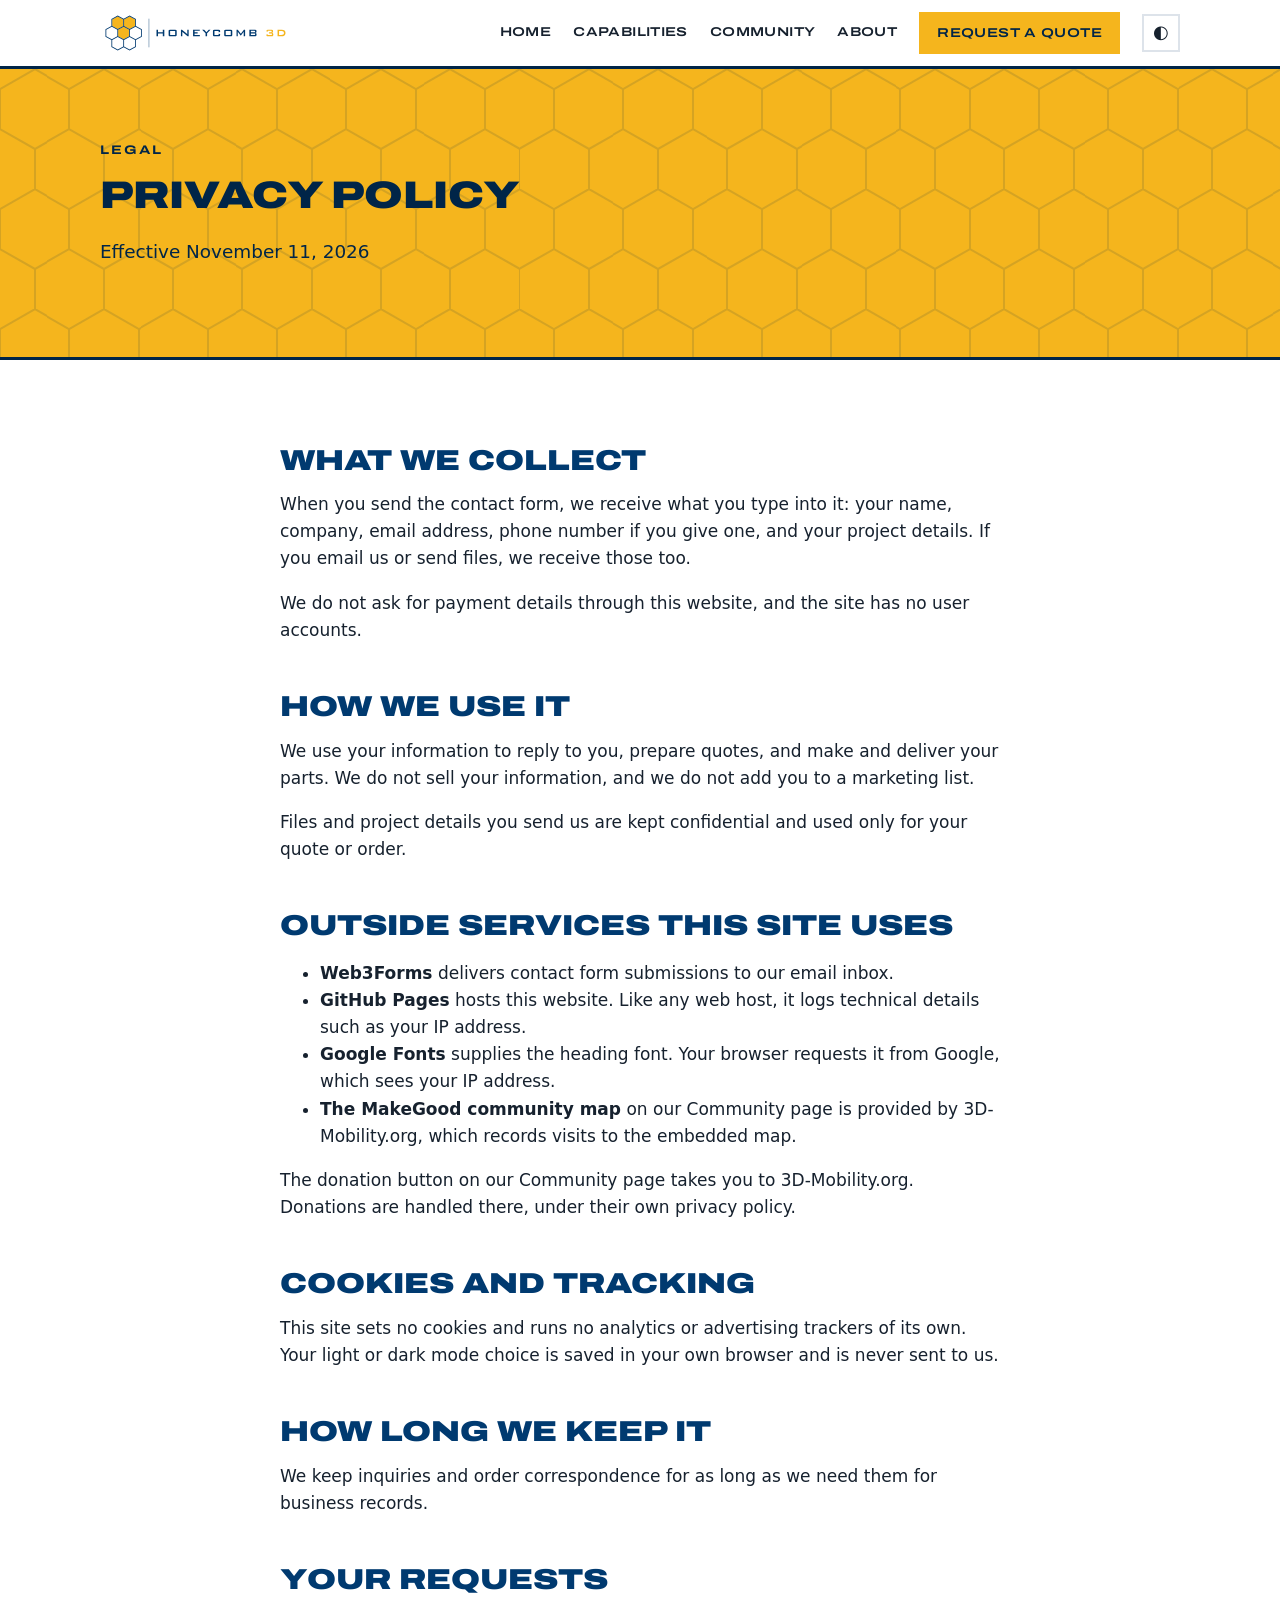
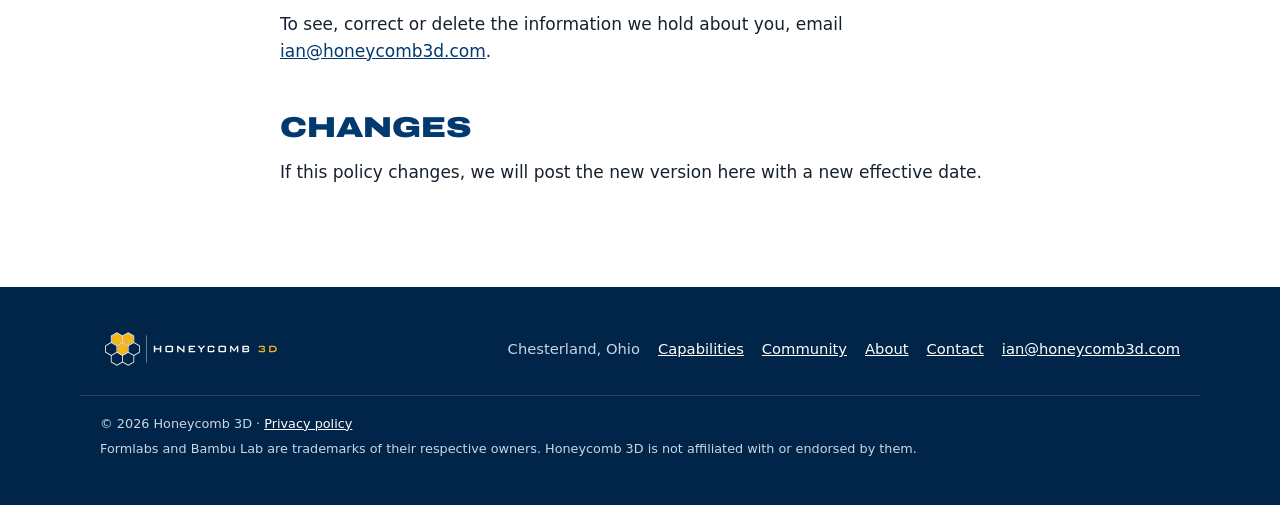
<file: privacy.html>
<!doctype html>
<html lang="en">
<head>
  <meta charset="utf-8">
  <meta name="viewport" content="width=device-width, initial-scale=1">
  <title>Privacy Policy | Honeycomb 3D</title>
  <meta name="description" content="How Honeycomb 3D handles the information you share through this website.">
  <link rel="icon" href="assets/icon-full-color.svg" type="image/svg+xml">
  <link rel="stylesheet" href="styles.css">
  <script src="theme.js"></script>
</head>
<body>
  <header class="site-header">
    <div class="wrap">
      <a class="brand" href="index.html"><img class="logo-light" src="assets/horizontal-full-color.svg" alt="Honeycomb 3D"><img class="logo-dark" src="assets/horizontal-reversed-color.svg" alt="Honeycomb 3D"></a>
      <nav class="nav" aria-label="Main">
        <a href="index.html">Home</a>
        <a href="capabilities.html">Capabilities</a>
        <a href="community.html">Community</a>
        <a href="about.html">About</a>
        <a class="btn btn-gold" href="contact.html">Request a quote</a>
        <button class="theme-toggle" type="button" aria-label="Switch between light and dark mode" title="Light / dark mode">&#9680;</button>
      </nav>
    </div>
  </header>

  <main>
    <section class="hero page-hero">
      <div class="wrap">
        <p class="eyebrow">Legal</p>
        <h1>Privacy policy</h1>
        <p class="lede">Effective November 11, 2026</p>
      </div>
    </section>

    <section>
      <div class="wrap" style="max-width:760px">
        <h2>What we collect</h2>
        <p>When you send the contact form, we receive what you type into it: your name, company, email address, phone number if you give one, and your project details. If you email us or send files, we receive those too.</p>
        <p>We do not ask for payment details through this website, and the site has no user accounts.</p>

        <h2 style="margin-top:1.6em">How we use it</h2>
        <p>We use your information to reply to you, prepare quotes, and make and deliver your parts. We do not sell your information, and we do not add you to a marketing list.</p>
        <p>Files and project details you send us are kept confidential and used only for your quote or order.</p>

        <h2 style="margin-top:1.6em">Outside services this site uses</h2>
        <ul>
          <li><strong>Web3Forms</strong> delivers contact form submissions to our email inbox.</li>
          <li><strong>GitHub Pages</strong> hosts this website. Like any web host, it logs technical details such as your IP address.</li>
          <li><strong>Google Fonts</strong> supplies the heading font. Your browser requests it from Google, which sees your IP address.</li>
          <li><strong>The MakeGood community map</strong> on our Community page is provided by 3D-Mobility.org, which records visits to the embedded map.</li>
        </ul>
        <p>The donation button on our Community page takes you to 3D-Mobility.org. Donations are handled there, under their own privacy policy.</p>

        <h2 style="margin-top:1.6em">Cookies and tracking</h2>
        <p>This site sets no cookies and runs no analytics or advertising trackers of its own. Your light or dark mode choice is saved in your own browser and is never sent to us.</p>

        <h2 style="margin-top:1.6em">How long we keep it</h2>
        <p>We keep inquiries and order correspondence for as long as we need them for business records.</p>

        <h2 style="margin-top:1.6em">Your requests</h2>
        <p>To see, correct or delete the information we hold about you, email <a href="mailto:ian@honeycomb3d.com">ian@honeycomb3d.com</a>.</p>

        <h2 style="margin-top:1.6em">Changes</h2>
        <p>If this policy changes, we will post the new version here with a new effective date.</p>
      </div>
    </section>
  </main>

  <footer class="site-footer">
    <div class="wrap">
      <img src="assets/horizontal-reversed-color.svg" alt="Honeycomb 3D">
      <nav aria-label="Footer">
        <span>Chesterland, Ohio</span>
        <a href="capabilities.html">Capabilities</a>
        <a href="community.html">Community</a>
        <a href="about.html">About</a>
        <a href="contact.html">Contact</a>
        <a href="mailto:ian@honeycomb3d.com">ian@honeycomb3d.com</a>
      </nav>
    </div>
    <div class="wrap legal">
      <p>&copy; 2026 Honeycomb 3D &middot; <a href="privacy.html">Privacy policy</a></p>
      <p>Formlabs and Bambu Lab are trademarks of their respective owners. Honeycomb 3D is not affiliated with or endorsed by them.</p>
    </div>
  </footer>
</body>
</html>
</file>
<file: styles.css>
@import url("https://fonts.googleapis.com/css2?family=Archivo:wdth,wght@125,700;125,900&display=swap");

:root {
  --navy: #003a70;
  --navy-deep: #002548;
  --gold: #f5b51d;
  --ink: #16212e;
  --muted: #55657a;
  --line: #dde3ea;
  --paper: #ffffff;
  --wash: #f4f6f9;
  --max: 1120px;
  --heading: #003a70;
  --link: #003a70;
  --card: #ffffff;
  --tag-bg: #e6edf5;
  --field-line: #b9c4d1;
  color-scheme: light;
}

:root[data-theme="dark"] {
  --ink: #e4ebf3;
  --muted: #a3b3c5;
  --line: #27394d;
  --paper: #0d1621;
  --wash: #121e2c;
  --heading: #f2f6fa;
  --link: #8fc0f0;
  --card: #162435;
  --tag-bg: #1f3550;
  --field-line: #3a4f66;
  color-scheme: dark;
}

.brand .logo-dark { display: none; }
:root[data-theme="dark"] .brand .logo-light { display: none; }
:root[data-theme="dark"] .brand .logo-dark { display: block; }
:root[data-theme="dark"] .tag { color: #cfe0f2; }

.theme-toggle {
  width: 38px;
  height: 38px;
  border-radius: 50%;
  border: 1px solid var(--line);
  background: transparent;
  color: var(--ink);
  font-size: 1.1rem;
  line-height: 1;
  cursor: pointer;
}
.theme-toggle:hover { border-color: var(--gold); }

* { box-sizing: border-box; }

html { scroll-behavior: smooth; }

body {
  margin: 0;
  font-family: "Segoe UI", system-ui, -apple-system, "Helvetica Neue", Arial, sans-serif;
  font-size: 17px;
  line-height: 1.6;
  color: var(--ink);
  background: var(--paper);
}

img { max-width: 100%; display: block; }

a { color: var(--link); }

h1, h2, h3 {
  line-height: 1.15;
  margin: 0 0 0.5em;
  color: var(--heading);
  text-wrap: balance;
}

h1 { font-size: clamp(2.1rem, 5vw, 3.4rem); letter-spacing: -0.02em; }
h2 { font-size: clamp(1.5rem, 3vw, 2.1rem); letter-spacing: -0.01em; }
h3 { font-size: 1.15rem; }

p { margin: 0 0 1em; }

.wrap {
  max-width: var(--max);
  margin: 0 auto;
  padding: 0 20px;
}

.eyebrow {
  font-size: 0.78rem;
  font-weight: 700;
  letter-spacing: 0.16em;
  text-transform: uppercase;
  color: var(--gold);
  margin-bottom: 1em;
}

.lede { font-size: 1.15rem; color: var(--muted); max-width: 62ch; }

/* Header */
.site-header {
  border-bottom: 1px solid var(--line);
  background: var(--paper);
  position: sticky;
  top: 0;
  z-index: 10;
}

.site-header .wrap {
  display: flex;
  align-items: center;
  justify-content: space-between;
  flex-wrap: wrap;
  gap: 8px 24px;
  padding-top: 10px;
  padding-bottom: 10px;
}

.brand img { height: 46px; width: auto; }

.nav {
  display: flex;
  align-items: center;
  flex-wrap: wrap;
  gap: 4px 22px;
}

.nav a {
  text-decoration: none;
  font-weight: 600;
  font-size: 0.95rem;
  color: var(--ink);
  padding: 6px 0;
  border-bottom: 2px solid transparent;
}

.nav a:hover,
.nav a[aria-current="page"] { border-bottom-color: var(--gold); color: var(--heading); }

/* Buttons */
.btn {
  display: inline-block;
  padding: 12px 22px;
  border-radius: 4px;
  font-weight: 700;
  font-size: 0.95rem;
  text-decoration: none;
  border: 2px solid transparent;
  cursor: pointer;
  font-family: inherit;
}

.btn-gold { background: var(--gold); color: var(--navy-deep); }
.btn-gold:hover { background: #ffc63a; }
.btn-ghost { border-color: rgba(255, 255, 255, 0.5); color: #fff; }
.btn-ghost:hover { border-color: #fff; }
.nav a.btn { padding: 9px 16px; border-bottom: 2px solid transparent; color: var(--navy-deep); }

/* Hero */
.hero {
  background-color: var(--navy);
  background-image: url("data:image/svg+xml,%3Csvg xmlns='http://www.w3.org/2000/svg' width='52' height='90' viewBox='0 0 52 90'%3E%3Cpath d='M26 0L52 15V45L26 60L0 45V15ZM26 60V90' fill='none' stroke='%23ffffff' stroke-opacity='0.08' stroke-width='1.5'/%3E%3C/svg%3E");
  background-size: 69.28px 120px;
  color: #fff;
  padding: clamp(56px, 9vw, 110px) 0;
}

.hero h1 { color: #fff; max-width: 17ch; }
.hero h1 span { color: var(--gold); }
.hero .lede { color: #c9d6e4; }
.hero-actions { display: flex; flex-wrap: wrap; gap: 12px; margin-top: 28px; }

.page-hero { padding: clamp(40px, 6vw, 72px) 0; }
.page-hero h1 { font-size: clamp(1.9rem, 4vw, 2.7rem); max-width: 22ch; }

/* Sections */
section { padding: clamp(48px, 7vw, 84px) 0; }
section.wash { background: var(--wash); }

.grid { display: grid; gap: 20px; }
.grid-2 { grid-template-columns: repeat(auto-fit, minmax(300px, 1fr)); }
.grid-3 { grid-template-columns: repeat(auto-fit, minmax(240px, 1fr)); }

.card {
  background: var(--card);
  border: 1px solid var(--line);
  border-top: 4px solid var(--gold);
  border-radius: 4px;
  padding: 24px;
}

.card p:last-child, .card ul:last-child { margin-bottom: 0; }
.card p { color: var(--muted); }

.tag {
  display: inline-block;
  font-size: 0.72rem;
  font-weight: 700;
  letter-spacing: 0.12em;
  text-transform: uppercase;
  color: var(--heading);
  background: var(--tag-bg);
  padding: 3px 9px;
  border-radius: 3px;
  margin-bottom: 12px;
}

/* Material tables */
.materials { width: 100%; border-collapse: collapse; margin-top: 8px; }
.materials th, .materials td {
  text-align: left;
  padding: 14px 16px 14px 0;
  border-bottom: 1px solid var(--line);
  vertical-align: top;
}
.materials thead th {
  font-size: 0.75rem;
  letter-spacing: 0.12em;
  text-transform: uppercase;
  color: var(--muted);
  border-bottom: 2px solid var(--heading);
}
.materials tbody th { color: var(--heading); white-space: nowrap; width: 1%; padding-right: 28px; }
.materials td { color: var(--muted); }
.table-scroll { overflow-x: auto; }

.split {
  display: grid;
  grid-template-columns: repeat(auto-fit, minmax(300px, 1fr));
  gap: clamp(24px, 5vw, 56px);
  align-items: center;
}

/* Photos */
.photos { display: grid; grid-template-columns: repeat(auto-fit, minmax(260px, 1fr)); gap: 20px; }
.photos figure { margin: 0; }
.photos img { width: 100%; aspect-ratio: 3 / 4; object-fit: cover; border-radius: 4px; }
.photos figcaption { font-size: 0.9rem; color: var(--muted); margin-top: 8px; }

/* CTA band */
.cta-band { background: var(--gold); padding: 44px 0; }
.cta-band .wrap { display: flex; flex-wrap: wrap; align-items: center; justify-content: space-between; gap: 16px; }
.cta-band h2 { margin: 0; color: var(--navy-deep); }
.btn-navy { background: var(--navy); color: #fff; }
.btn-navy:hover { background: var(--navy-deep); }

/* Form */
form.quote { display: grid; gap: 16px; grid-template-columns: 1fr 1fr; }
form.quote .full { grid-column: 1 / -1; }
form.quote label { display: block; font-weight: 600; font-size: 0.9rem; margin-bottom: 5px; }
form.quote input, form.quote select, form.quote textarea {
  width: 100%;
  padding: 11px 12px;
  font: inherit;
  color: var(--ink);
  border: 1px solid var(--field-line);
  border-radius: 4px;
  background: var(--card);
}
form.quote input:focus, form.quote select:focus, form.quote textarea:focus {
  outline: 2px solid var(--gold);
  outline-offset: 1px;
  border-color: var(--heading);
}
form.quote textarea { min-height: 150px; resize: vertical; }
.hp { position: absolute; left: -9999px; }
.form-status { font-weight: 600; margin: 0; }
.form-status.ok { color: #17693a; }
.form-status.err { color: #a12622; }

@media (max-width: 600px) {
  form.quote { grid-template-columns: 1fr; }
  .brand img { height: 38px; }
}

/* Footer */
.site-footer { background: var(--navy-deep); color: #c9d6e4; padding: 40px 0; font-size: 0.92rem; }
.site-footer .wrap { display: flex; flex-wrap: wrap; justify-content: space-between; align-items: center; gap: 20px; }
.site-footer img { height: 44px; width: auto; }
.site-footer a { color: #fff; }
.site-footer nav { display: flex; flex-wrap: wrap; gap: 18px; }

/* ===== Final design (version E): wide headings, gold and blue honeycomb ===== */
/* Variation D: Bold gold. Loud and confident: gold hero, wide uppercase headings like the wordmark, hard shadows. */

h1, h2, .eyebrow, .btn, .nav a {
  font-family: "Archivo", "Segoe UI", system-ui, sans-serif;
  font-stretch: 125%;
  text-transform: uppercase;
}

h1 { font-weight: 900; letter-spacing: 0; font-size: clamp(1.9rem, 4.6vw, 3.1rem); }
h2 { font-weight: 900; letter-spacing: 0; font-size: clamp(1.3rem, 2.6vw, 1.8rem); }
.page-hero h1 { font-size: clamp(1.6rem, 3.6vw, 2.4rem); }
.nav a { font-size: 0.8rem; letter-spacing: 0.03em; }

.site-header { border-bottom: 3px solid var(--navy-deep); }

.hero {
  background-color: var(--gold);
  background-image: url("data:image/svg+xml,%3Csvg xmlns='http://www.w3.org/2000/svg' width='52' height='90' viewBox='0 0 52 90'%3E%3Cpath d='M26 0L52 15V45L26 60L0 45V15ZM26 60V90' fill='none' stroke='%23002548' stroke-opacity='0.13' stroke-width='1.5'/%3E%3C/svg%3E");
  color: var(--navy-deep);
  border-bottom: 3px solid var(--navy-deep);
}
.hero .eyebrow { color: var(--navy-deep); }
.hero h1 { color: var(--navy-deep); max-width: 19ch; }
.hero h1 span { background: var(--navy-deep); color: var(--gold); padding: 0 0.15em; box-decoration-break: clone; -webkit-box-decoration-break: clone; }
.hero .lede { color: var(--navy-deep); }
.hero .btn-gold { background: var(--navy-deep); color: #fff; }
.hero .btn-ghost { border-color: var(--navy-deep); color: var(--navy-deep); }

.btn { border-radius: 0; font-size: 0.82rem; letter-spacing: 0.04em; }

.card {
  border-radius: 0;
  border: 2px solid var(--heading);
  box-shadow: 6px 6px 0 var(--gold);
}

.tag { background: var(--gold); color: var(--navy-deep) !important; border-radius: 0; }

/* Alternate sections flip to solid navy */
section.wash {
  background: var(--navy);
  --heading: #ffffff;
  --muted: #c9d6e4;
  --ink: #ffffff;
  --link: #ffffff;
  --line: #2d5f90;
  color: #fff;
}
section.wash .card {
  --heading: #003a70;
  --muted: #55657a;
  --ink: #16212e;
  --link: #003a70;
  background: #fff;
  color: var(--ink);
  border-color: var(--navy-deep);
}

.photos img, main img { border-radius: 0 !important; border: 2px solid var(--heading); }

.cta-band { border-top: 3px solid var(--navy-deep); border-bottom: 3px solid var(--navy-deep); }

form.quote input, form.quote select, form.quote textarea { border-radius: 0; border-width: 2px; }
.theme-toggle { border-radius: 0; border-width: 2px; }

/* Variation E: version D's wide font, version B's outlined list boxes.
   Honeycomb hero is gold in light mode and Edison blue (logo navy #003A70) in dark mode. */

/* List boxes and tags, taken from version B */
.card {
  border: 1px solid var(--line);
  border-left: 4px solid var(--gold);
  box-shadow: none;
}
section.wash .card { border-color: #ffffff; border-left-color: var(--gold); }

.tag {
  background: transparent;
  color: var(--heading) !important;
  border: 1px solid currentColor;
}

/* Dark mode: Edison blue honeycomb */
:root[data-theme="dark"] .hero {
  background-color: #003a70;
  background-image: url("data:image/svg+xml,%3Csvg xmlns='http://www.w3.org/2000/svg' width='52' height='90' viewBox='0 0 52 90'%3E%3Cpath d='M26 0L52 15V45L26 60L0 45V15ZM26 60V90' fill='none' stroke='%23ffffff' stroke-opacity='0.1' stroke-width='1.5'/%3E%3C/svg%3E");
  color: #ffffff;
  border-bottom-color: var(--gold);
}
:root[data-theme="dark"] .hero .eyebrow { color: var(--gold); }
:root[data-theme="dark"] .hero h1 { color: #ffffff; }
:root[data-theme="dark"] .hero h1 span { background: var(--gold); color: var(--navy-deep); }
:root[data-theme="dark"] .hero .lede { color: #c9d6e4; }
:root[data-theme="dark"] .hero .btn-gold { background: var(--gold); color: var(--navy-deep); }
:root[data-theme="dark"] .hero .btn-ghost { border-color: rgba(255, 255, 255, 0.6); color: #ffffff; }
:root[data-theme="dark"] .site-header { border-bottom-color: var(--gold); }

/* Footer legal lines */
.site-footer .legal { display: block; margin-top: 24px; padding-top: 18px; border-top: 1px solid rgba(255, 255, 255, 0.15); font-size: 0.8rem; }
.site-footer .legal p { margin: 0 0 0.4em; }
</file>
